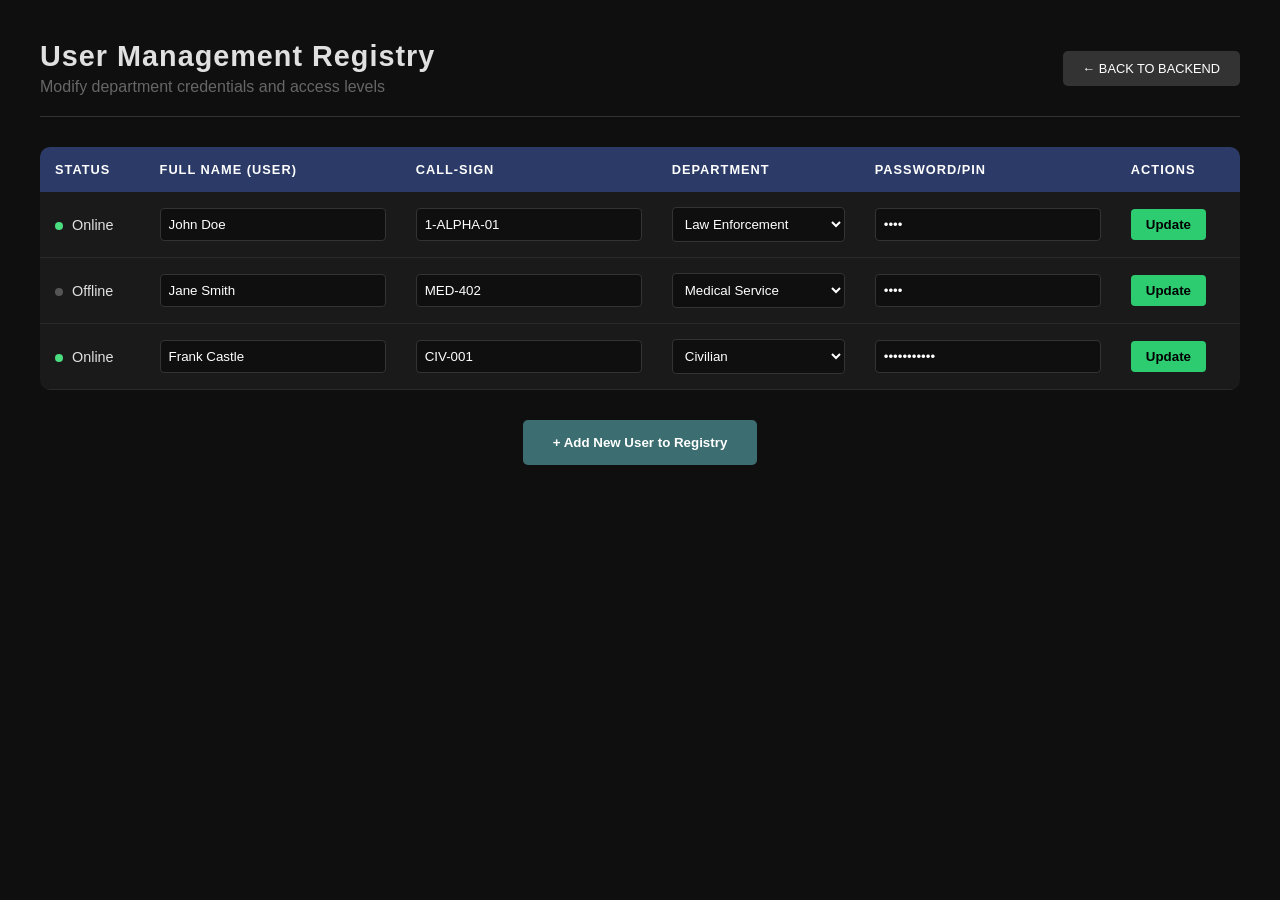
<file: database.html>
<!DOCTYPE html>
<html lang="en">
<head>
    <meta charset="UTF-8">
    <meta name="viewport" content="width=device-width, initial-scale=1.0">
    <title>LRP | User Management Database</title>
    <style>
        body {
            background-color: #0f0f0f;
            color: #e0e0e0;
            font-family: 'Segoe UI', Arial, sans-serif;
            margin: 0;
            padding: 40px;
        }

        .header {
            display: flex;
            justify-content: space-between;
            align-items: center;
            border-bottom: 1px solid #333;
            padding-bottom: 20px;
            margin-bottom: 30px;
        }

        h1 { margin: 0; font-size: 1.8rem; letter-spacing: 1px; }
        .back-btn {
            background: #333;
            color: #fff;
            padding: 10px 20px;
            text-decoration: none;
            border-radius: 5px;
            font-size: 0.8rem;
            text-transform: uppercase;
            transition: 0.3s;
        }
        .back-btn:hover { background: #444; }

        table {
            width: 100%;
            border-collapse: collapse;
            background: #1a1a1a;
            border-radius: 10px;
            overflow: hidden;
        }

        th {
            background: #2b3a67;
            color: white;
            text-align: left;
            padding: 15px;
            font-size: 0.8rem;
            text-transform: uppercase;
            letter-spacing: 1px;
        }

        td {
            padding: 15px;
            border-bottom: 1px solid #2a2a2a;
            font-size: 0.9rem;
        }

        tr:hover { background: #222; }

        input, select {
            background: #0f0f0f;
            border: 1px solid #333;
            color: white;
            padding: 8px;
            border-radius: 4px;
            width: 100%;
            box-sizing: border-box;
        }

        .save-btn {
            background: #2ecc71;
            color: black;
            border: none;
            padding: 8px 15px;
            border-radius: 4px;
            font-weight: bold;
            cursor: pointer;
            transition: 0.3s;
        }

        .save-btn:hover { background: #27ae60; }

        .status-dot {
            height: 8px;
            width: 8px;
            background-color: #4ade80;
            border-radius: 50%;
            display: inline-block;
            margin-right: 5px;
        }
    </style>
</head>
<body>

    <div class="header">
        <div>
            <h1>User Management Registry</h1>
            <p style="color: #666; margin: 5px 0 0 0;">Modify department credentials and access levels</p>
        </div>
        <a href="backend.html" class="back-btn">← Back to Backend</a>
    </div>

    <table>
        <thead>
            <tr>
                <th>Status</th>
                <th>Full Name (User)</th>
                <th>Call-Sign</th>
                <th>Department</th>
                <th>Password/PIN</th>
                <th>Actions</th>
            </tr>
        </thead>
        <tbody>
            <tr>
                <td><span class="status-dot"></span> Online</td>
                <td><input type="text" value="John Doe"></td>
                <td><input type="text" value="1-ALPHA-01"></td>
                <td>
                    <select>
                        <option selected>Law Enforcement</option>
                        <option>Medical Service</option>
                        <option>DOT</option>
                        <option>Civilian</option>
                    </select>
                </td>
                <td><input type="password" value="1234"></td>
                <td><button class="save-btn" onclick="alert('User Updated')">Update</button></td>
            </tr>
            <tr>
                <td><span class="status-dot" style="background: #555;"></span> Offline</td>
                <td><input type="text" value="Jane Smith"></td>
                <td><input type="text" value="MED-402"></td>
                <td>
                    <select>
                        <option>Law Enforcement</option>
                        <option selected>Medical Service</option>
                        <option>DOT</option>
                        <option>Civilian</option>
                    </select>
                </td>
                <td><input type="password" value="9999"></td>
                <td><button class="save-btn" onclick="alert('User Updated')">Update</button></td>
            </tr>
            <tr>
                <td><span class="status-dot"></span> Online</td>
                <td><input type="text" value="Frank Castle"></td>
                <td><input type="text" value="CIV-001"></td>
                <td>
                    <select>
                        <option>Law Enforcement</option>
                        <option>Medical Service</option>
                        <option>DOT</option>
                        <option selected>Civilian</option>
                    </select>
                </td>
                <td><input type="password" value="password123"></td>
                <td><button class="save-btn" onclick="alert('User Updated')">Update</button></td>
            </tr>
        </tbody>
    </table>

    <div style="margin-top: 30px; text-align: center;">
        <button style="background: #3c6e71; color: white; border: none; padding: 15px 30px; border-radius: 5px; cursor: pointer; font-weight: bold;">+ Add New User to Registry</button>
    </div>

</body>
</html>
</file>
